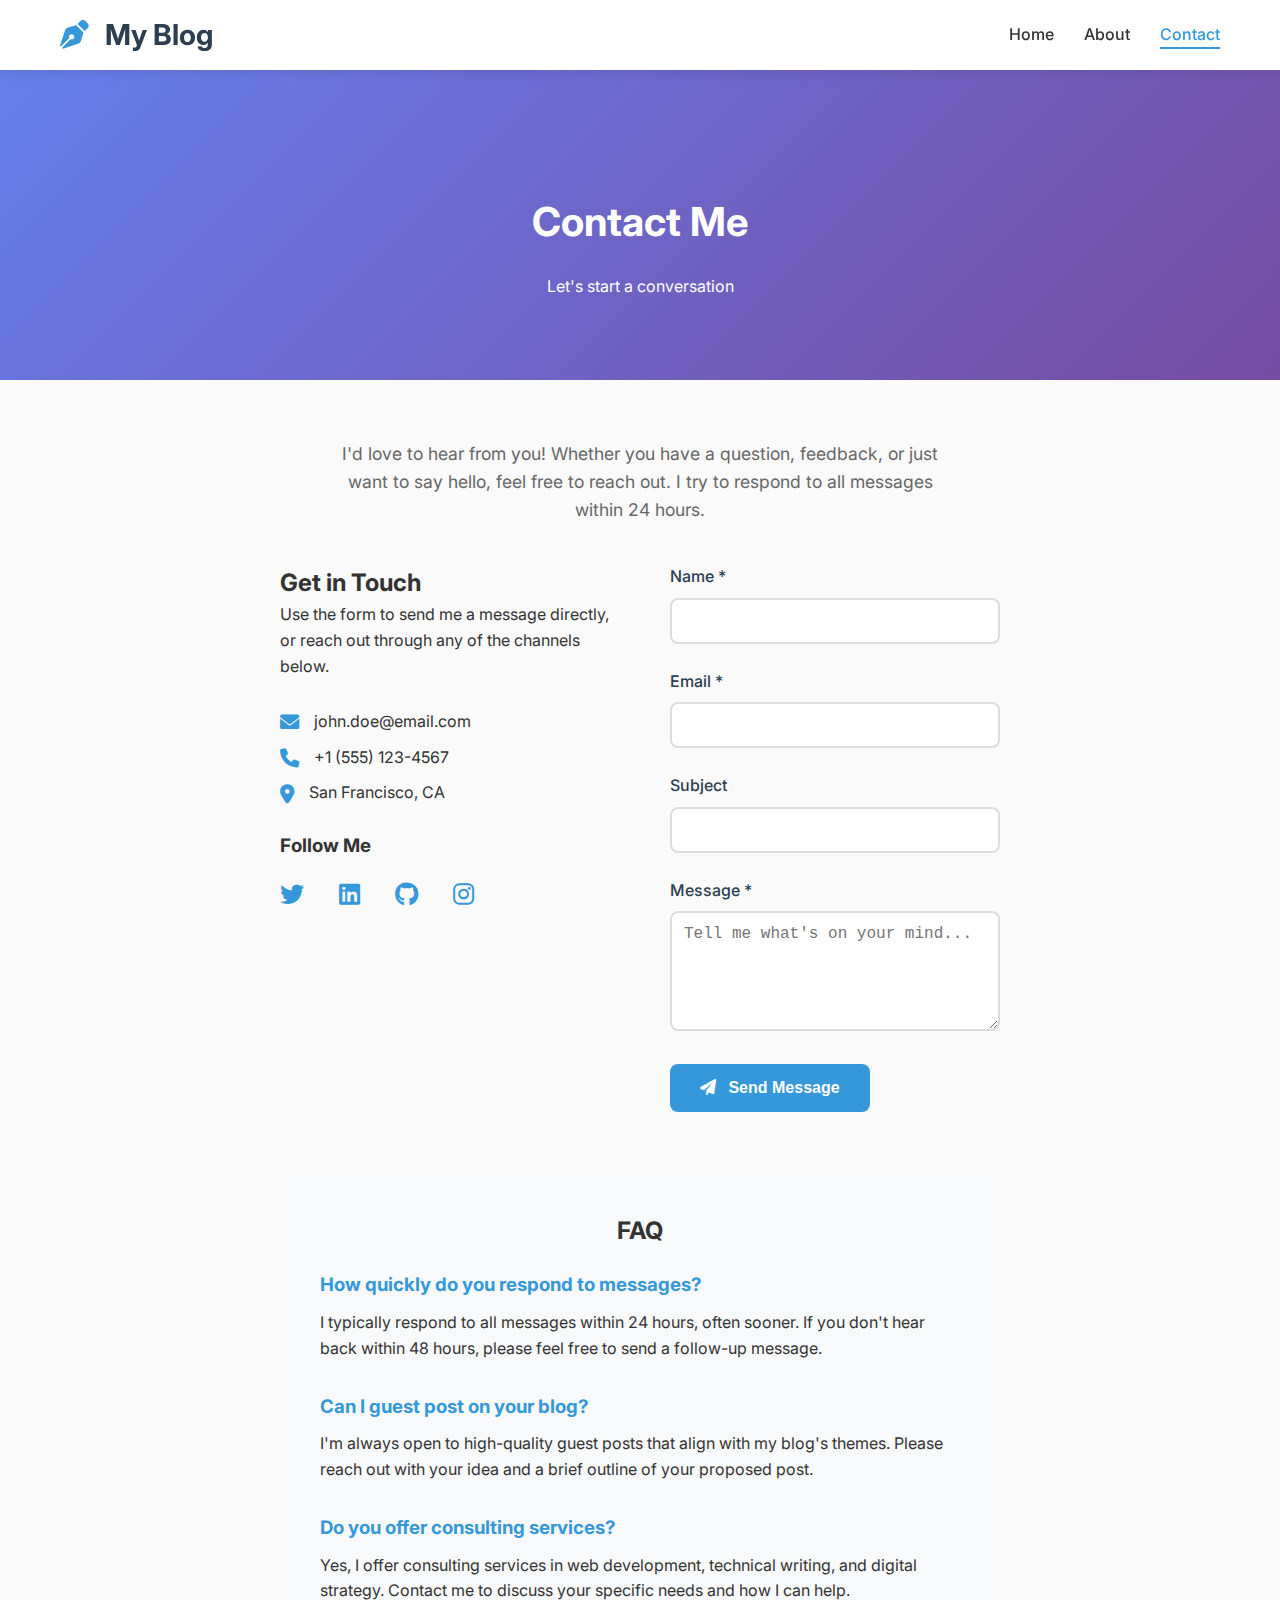
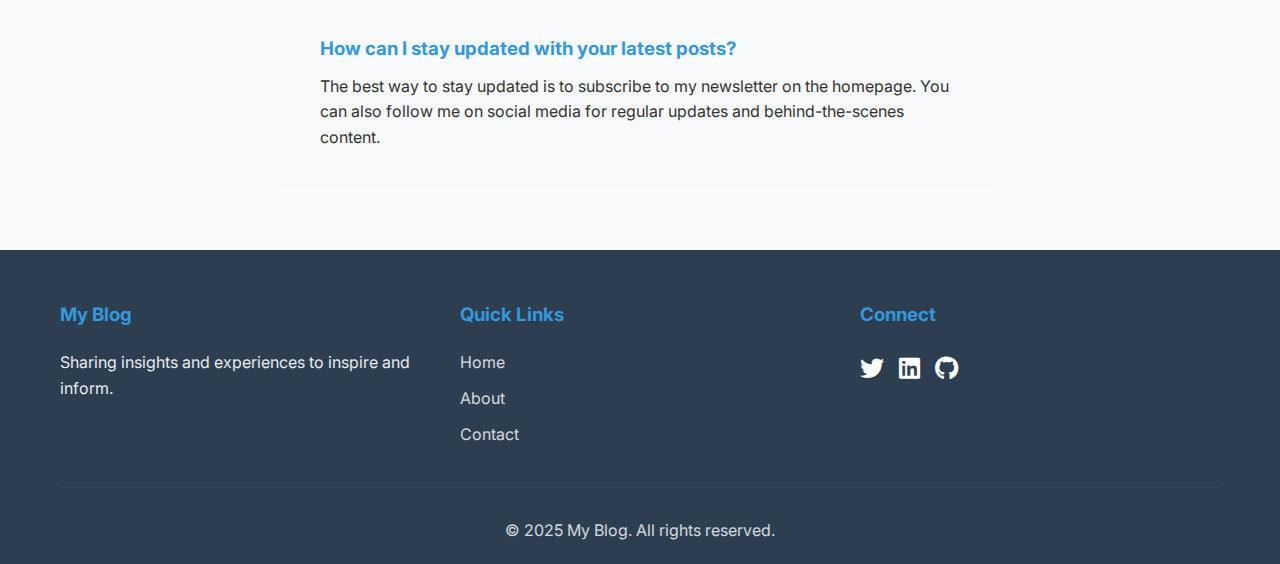
<file: contact.html>
<!DOCTYPE html>
<html lang="en">
<head>
    <meta charset="UTF-8">
    <meta name="viewport" content="width=device-width, initial-scale=1.0">
    <title>Contact - My Blog</title>
    <link rel="stylesheet" href="styles.css">
    <link href="https://fonts.googleapis.com/css2?family=Inter:wght@300;400;500;600;700&display=swap" rel="stylesheet">
    <link rel="stylesheet" href="https://cdnjs.cloudflare.com/ajax/libs/font-awesome/6.0.0/css/all.min.css">
</head>
<body>
    <header class="header">
        <nav class="nav">
            <div class="nav-container">
                <div class="logo">
                    <h1><i class="fas fa-pen-nib"></i> My Blog</h1>
                </div>
                <ul class="nav-menu">
                    <li><a href="index.html" class="nav-link">Home</a></li>
                    <li><a href="about.html" class="nav-link">About</a></li>
                    <li><a href="contact.html" class="nav-link active">Contact</a></li>
                </ul>
                <div class="hamburger">
                    <span></span>
                    <span></span>
                    <span></span>
                </div>
            </div>
        </nav>
    </header>

    <main class="main">
        <section class="page-header">
            <div class="container">
                <h1>Contact Me</h1>
                <p>Let's start a conversation</p>
            </div>
        </section>

        <section class="page-content">
            <div class="container">
                <div style="text-align: center; margin-bottom: 40px;">
                    <p style="font-size: 1.1rem; color: #666; max-width: 600px; margin: 0 auto;">
                        I'd love to hear from you! Whether you have a question, feedback, or just want to say hello, 
                        feel free to reach out. I try to respond to all messages within 24 hours.
                    </p>
                </div>

                <div style="display: grid; grid-template-columns: 1fr 1fr; gap: 60px; margin-bottom: 60px;">
                    <div>
                        <h2>Get in Touch</h2>
                        <p style="margin-bottom: 30px;">Use the form to send me a message directly, or reach out through any of the channels below.</p>
                        
                        <div style="margin-bottom: 25px;">
                            <div style="display: flex; align-items: center; margin-bottom: 10px;">
                                <i class="fas fa-envelope" style="color: #3498db; margin-right: 15px; font-size: 1.2rem;"></i>
                                <span>john.doe@email.com</span>
                            </div>
                            <div style="display: flex; align-items: center; margin-bottom: 10px;">
                                <i class="fas fa-phone" style="color: #3498db; margin-right: 15px; font-size: 1.2rem;"></i>
                                <span>+1 (555) 123-4567</span>
                            </div>
                            <div style="display: flex; align-items: center; margin-bottom: 10px;">
                                <i class="fas fa-map-marker-alt" style="color: #3498db; margin-right: 15px; font-size: 1.2rem;"></i>
                                <span>San Francisco, CA</span>
                            </div>
                        </div>

                        <div>
                            <h3 style="margin-bottom: 15px;">Follow Me</h3>
                            <div class="social-links" style="justify-content: flex-start;">
                                <a href="#" style="color: #3498db; margin-right: 20px;"><i class="fab fa-twitter"></i></a>
                                <a href="#" style="color: #3498db; margin-right: 20px;"><i class="fab fa-linkedin"></i></a>
                                <a href="#" style="color: #3498db; margin-right: 20px;"><i class="fab fa-github"></i></a>
                                <a href="#" style="color: #3498db; margin-right: 20px;"><i class="fab fa-instagram"></i></a>
                            </div>
                        </div>
                    </div>

                    <div>
                        <form class="contact-form">
                            <div class="form-group">
                                <label for="name">Name *</label>
                                <input type="text" id="name" name="name" required>
                            </div>
                            
                            <div class="form-group">
                                <label for="email">Email *</label>
                                <input type="email" id="email" name="email" required>
                            </div>
                            
                            <div class="form-group">
                                <label for="subject">Subject</label>
                                <input type="text" id="subject" name="subject">
                            </div>
                            
                            <div class="form-group">
                                <label for="message">Message *</label>
                                <textarea id="message" name="message" placeholder="Tell me what's on your mind..." required></textarea>
                            </div>
                            
                            <button type="submit" class="submit-btn">
                                <i class="fas fa-paper-plane" style="margin-right: 8px;"></i>
                                Send Message
                            </button>
                        </form>
                    </div>
                </div>

                <div style="background: #f8f9fa; padding: 40px; border-radius: 12px; text-align: center;">
                    <h2 style="margin-bottom: 20px;">FAQ</h2>
                    <div style="text-align: left; max-width: 800px; margin: 0 auto;">
                        <div style="margin-bottom: 30px;">
                            <h3 style="color: #3498db; margin-bottom: 10px;">How quickly do you respond to messages?</h3>
                            <p>I typically respond to all messages within 24 hours, often sooner. If you don't hear back within 48 hours, please feel free to send a follow-up message.</p>
                        </div>
                        
                        <div style="margin-bottom: 30px;">
                            <h3 style="color: #3498db; margin-bottom: 10px;">Can I guest post on your blog?</h3>
                            <p>I'm always open to high-quality guest posts that align with my blog's themes. Please reach out with your idea and a brief outline of your proposed post.</p>
                        </div>
                        
                        <div style="margin-bottom: 30px;">
                            <h3 style="color: #3498db; margin-bottom: 10px;">Do you offer consulting services?</h3>
                            <p>Yes, I offer consulting services in web development, technical writing, and digital strategy. Contact me to discuss your specific needs and how I can help.</p>
                        </div>
                        
                        <div>
                            <h3 style="color: #3498db; margin-bottom: 10px;">How can I stay updated with your latest posts?</h3>
                            <p>The best way to stay updated is to subscribe to my newsletter on the homepage. You can also follow me on social media for regular updates and behind-the-scenes content.</p>
                        </div>
                    </div>
                </div>
            </div>
        </section>
    </main>

    <footer class="footer">
        <div class="container">
            <div class="footer-content">
                <div class="footer-section">
                    <h3>My Blog</h3>
                    <p>Sharing insights and experiences to inspire and inform.</p>
                </div>
                <div class="footer-section">
                    <h3>Quick Links</h3>
                    <ul>
                        <li><a href="index.html">Home</a></li>
                        <li><a href="about.html">About</a></li>
                        <li><a href="contact.html">Contact</a></li>
                    </ul>
                </div>
                <div class="footer-section">
                    <h3>Connect</h3>
                    <div class="social-links">
                        <a href="#"><i class="fab fa-twitter"></i></a>
                        <a href="#"><i class="fab fa-linkedin"></i></a>
                        <a href="#"><i class="fab fa-github"></i></a>
                    </div>
                </div>
            </div>
            <div class="footer-bottom">
                <p>&copy; 2025 My Blog. All rights reserved.</p>
            </div>
        </div>
    </footer>

    <script src="script.js"></script>
</body>
</html>
</file>
<file: styles.css>
/* Reset and Base Styles */
* {
    margin: 0;
    padding: 0;
    box-sizing: border-box;
}

body {
    font-family: 'Inter', sans-serif;
    line-height: 1.6;
    color: #333;
    background-color: #fafafa;
}

.container {
    max-width: 1200px;
    margin: 0 auto;
    padding: 0 20px;
}

/* Header Styles */
.header {
    background: #fff;
    box-shadow: 0 2px 10px rgba(0, 0, 0, 0.1);
    position: fixed;
    top: 0;
    left: 0;
    right: 0;
    z-index: 1000;
}

.nav-container {
    max-width: 1200px;
    margin: 0 auto;
    padding: 0 20px;
    display: flex;
    justify-content: space-between;
    align-items: center;
    height: 70px;
}

.logo h1 {
    color: #2c3e50;
    font-size: 1.8rem;
    font-weight: 700;
}

.logo i {
    color: #3498db;
    margin-right: 10px;
}

.nav-menu {
    display: flex;
    list-style: none;
    gap: 30px;
}

.nav-link {
    text-decoration: none;
    color: #333;
    font-weight: 500;
    transition: color 0.3s ease;
    position: relative;
}

.nav-link:hover,
.nav-link.active {
    color: #3498db;
}

.nav-link.active::after {
    content: '';
    position: absolute;
    bottom: -5px;
    left: 0;
    width: 100%;
    height: 2px;
    background: #3498db;
}

.hamburger {
    display: none;
    flex-direction: column;
    cursor: pointer;
}

.hamburger span {
    width: 25px;
    height: 3px;
    background: #333;
    margin: 3px 0;
    transition: 0.3s;
}

/* Hero Section */
.hero {
    background: linear-gradient(135deg, #667eea 0%, #764ba2 100%);
    color: white;
    padding: 120px 0 80px;
    text-align: center;
    margin-top: 70px;
}

.hero-content h2 {
    font-size: 3rem;
    margin-bottom: 20px;
    font-weight: 700;
}

.hero-content p {
    font-size: 1.2rem;
    margin-bottom: 30px;
    max-width: 600px;
    margin-left: auto;
    margin-right: auto;
}

.cta-button {
    display: inline-block;
    background: #fff;
    color: #667eea;
    padding: 15px 30px;
    text-decoration: none;
    border-radius: 50px;
    font-weight: 600;
    transition: transform 0.3s ease, box-shadow 0.3s ease;
}

.cta-button:hover {
    transform: translateY(-2px);
    box-shadow: 0 10px 20px rgba(0, 0, 0, 0.2);
}

/* Posts Section */
.posts-section {
    padding: 80px 0;
}

.section-title {
    text-align: center;
    font-size: 2.5rem;
    margin-bottom: 50px;
    color: #2c3e50;
}

.posts-grid {
    display: grid;
    grid-template-columns: repeat(auto-fit, minmax(350px, 1fr));
    gap: 30px;
    margin-top: 40px;
}

.post-card {
    background: white;
    border-radius: 12px;
    overflow: hidden;
    box-shadow: 0 5px 15px rgba(0, 0, 0, 0.1);
    transition: transform 0.3s ease, box-shadow 0.3s ease;
}

.post-card:hover {
    transform: translateY(-5px);
    box-shadow: 0 15px 30px rgba(0, 0, 0, 0.15);
}

.post-image {
    height: 200px;
    overflow: hidden;
}

.post-image img {
    width: 100%;
    height: 100%;
    object-fit: cover;
    transition: transform 0.3s ease;
}

.post-card:hover .post-image img {
    transform: scale(1.05);
}

.post-content {
    padding: 25px;
}

.post-meta {
    display: flex;
    justify-content: space-between;
    margin-bottom: 15px;
}

.post-date {
    color: #666;
    font-size: 0.9rem;
}

.post-category {
    background: #3498db;
    color: white;
    padding: 4px 12px;
    border-radius: 20px;
    font-size: 0.8rem;
    font-weight: 500;
}

.post-content h3 {
    margin-bottom: 15px;
    font-size: 1.3rem;
    line-height: 1.4;
}

.post-content h3 a {
    text-decoration: none;
    color: #2c3e50;
    transition: color 0.3s ease;
}

.post-content h3 a:hover {
    color: #3498db;
}

.post-content p {
    color: #666;
    margin-bottom: 20px;
    line-height: 1.6;
}

.read-more {
    color: #3498db;
    text-decoration: none;
    font-weight: 500;
    transition: color 0.3s ease;
}

.read-more:hover {
    color: #2980b9;
}

.read-more i {
    margin-left: 5px;
    transition: transform 0.3s ease;
}

.read-more:hover i {
    transform: translateX(5px);
}

/* Newsletter Section */
.newsletter {
    background: #2c3e50;
    color: white;
    padding: 60px 0;
    text-align: center;
}

.newsletter-content h2 {
    font-size: 2rem;
    margin-bottom: 15px;
}

.newsletter-content p {
    font-size: 1.1rem;
    margin-bottom: 30px;
    opacity: 0.9;
}

.newsletter-form {
    display: flex;
    max-width: 500px;
    margin: 0 auto;
    gap: 10px;
}

.newsletter-form input {
    flex: 1;
    padding: 15px;
    border: none;
    border-radius: 8px;
    font-size: 1rem;
}

.newsletter-form button {
    background: #3498db;
    color: white;
    border: none;
    padding: 15px 25px;
    border-radius: 8px;
    cursor: pointer;
    font-size: 1rem;
    font-weight: 600;
    transition: background 0.3s ease;
}

.newsletter-form button:hover {
    background: #2980b9;
}

/* Footer */
.footer {
    background: #2c3e50;
    color: white;
    padding: 50px 0 20px;
}

.footer-content {
    display: grid;
    grid-template-columns: repeat(auto-fit, minmax(250px, 1fr));
    gap: 40px;
    margin-bottom: 30px;
}

.footer-section h3 {
    margin-bottom: 20px;
    color: #3498db;
}

.footer-section p {
    opacity: 0.9;
    line-height: 1.6;
}

.footer-section ul {
    list-style: none;
}

.footer-section ul li {
    margin-bottom: 10px;
}

.footer-section ul li a {
    color: white;
    text-decoration: none;
    opacity: 0.8;
    transition: opacity 0.3s ease;
}

.footer-section ul li a:hover {
    opacity: 1;
}

.social-links {
    display: flex;
    gap: 15px;
}

.social-links a {
    color: white;
    font-size: 1.5rem;
    transition: color 0.3s ease;
}

.social-links a:hover {
    color: #3498db;
}

.footer-bottom {
    text-align: center;
    padding-top: 30px;
    border-top: 1px solid #34495e;
    opacity: 0.8;
}

/* Responsive Design */
@media (max-width: 768px) {
    .nav-menu {
        position: fixed;
        top: 70px;
        left: -100%;
        width: 100%;
        height: calc(100vh - 70px);
        background: white;
        flex-direction: column;
        justify-content: flex-start;
        align-items: center;
        padding-top: 50px;
        transition: left 0.3s ease;
        box-shadow: 0 5px 15px rgba(0, 0, 0, 0.1);
    }

    .nav-menu.active {
        left: 0;
    }

    .hamburger {
        display: flex;
    }

    .hero-content h2 {
        font-size: 2.2rem;
    }

    .hero-content p {
        font-size: 1.1rem;
    }

    .section-title {
        font-size: 2rem;
    }

    .posts-grid {
        grid-template-columns: 1fr;
    }

    .newsletter-form {
        flex-direction: column;
    }

    .newsletter-form input,
    .newsletter-form button {
        width: 100%;
    }
}

@media (max-width: 480px) {
    .hero-content h2 {
        font-size: 1.8rem;
    }

    .posts-grid {
        grid-template-columns: 1fr;
        gap: 20px;
    }

    .post-content {
        padding: 20px;
    }
}

/* Individual Post Styles */
.post-header {
    background: linear-gradient(135deg, #667eea 0%, #764ba2 100%);
    color: white;
    padding: 120px 0 80px;
    text-align: center;
    margin-top: 70px;
}

.post-header h1 {
    font-size: 2.5rem;
    margin-bottom: 20px;
    font-weight: 700;
}

.post-header .post-meta {
    font-size: 1.1rem;
    opacity: 0.9;
}

.post-content-wrapper {
    max-width: 800px;
    margin: 0 auto;
    padding: 60px 20px;
}

.post-content-wrapper h2 {
    font-size: 1.8rem;
    margin: 30px 0 20px;
    color: #2c3e50;
}

.post-content-wrapper p {
    margin-bottom: 20px;
    line-height: 1.7;
    font-size: 1.1rem;
}

.post-content-wrapper blockquote {
    border-left: 4px solid #3498db;
    padding-left: 20px;
    margin: 30px 0;
    font-style: italic;
    color: #666;
}

.back-to-blog {
    display: inline-block;
    background: #3498db;
    color: white;
    padding: 12px 24px;
    text-decoration: none;
    border-radius: 6px;
    margin-bottom: 30px;
    transition: background 0.3s ease;
}

.back-to-blog:hover {
    background: #2980b9;
}

/* About and Contact Page Styles */
.page-header {
    background: linear-gradient(135deg, #667eea 0%, #764ba2 100%);
    color: white;
    padding: 120px 0 80px;
    text-align: center;
    margin-top: 70px;
}

.page-header h1 {
    font-size: 2.5rem;
    margin-bottom: 20px;
    font-weight: 700;
}

.page-content {
    max-width: 800px;
    margin: 0 auto;
    padding: 60px 20px;
}

.contact-form {
    max-width: 600px;
    margin: 0 auto;
}

.form-group {
    margin-bottom: 25px;
}

.form-group label {
    display: block;
    margin-bottom: 8px;
    font-weight: 500;
    color: #2c3e50;
}

.form-group input,
.form-group textarea {
    width: 100%;
    padding: 12px;
    border: 2px solid #ddd;
    border-radius: 8px;
    font-size: 1rem;
    transition: border-color 0.3s ease;
}

.form-group input:focus,
.form-group textarea:focus {
    outline: none;
    border-color: #3498db;
}

.form-group textarea {
    height: 120px;
    resize: vertical;
}

.submit-btn {
    background: #3498db;
    color: white;
    border: none;
    padding: 15px 30px;
    border-radius: 8px;
    cursor: pointer;
    font-size: 1rem;
    font-weight: 600;
    transition: background 0.3s ease;
}

.submit-btn:hover {
    background: #2980b9;
}
</file>
